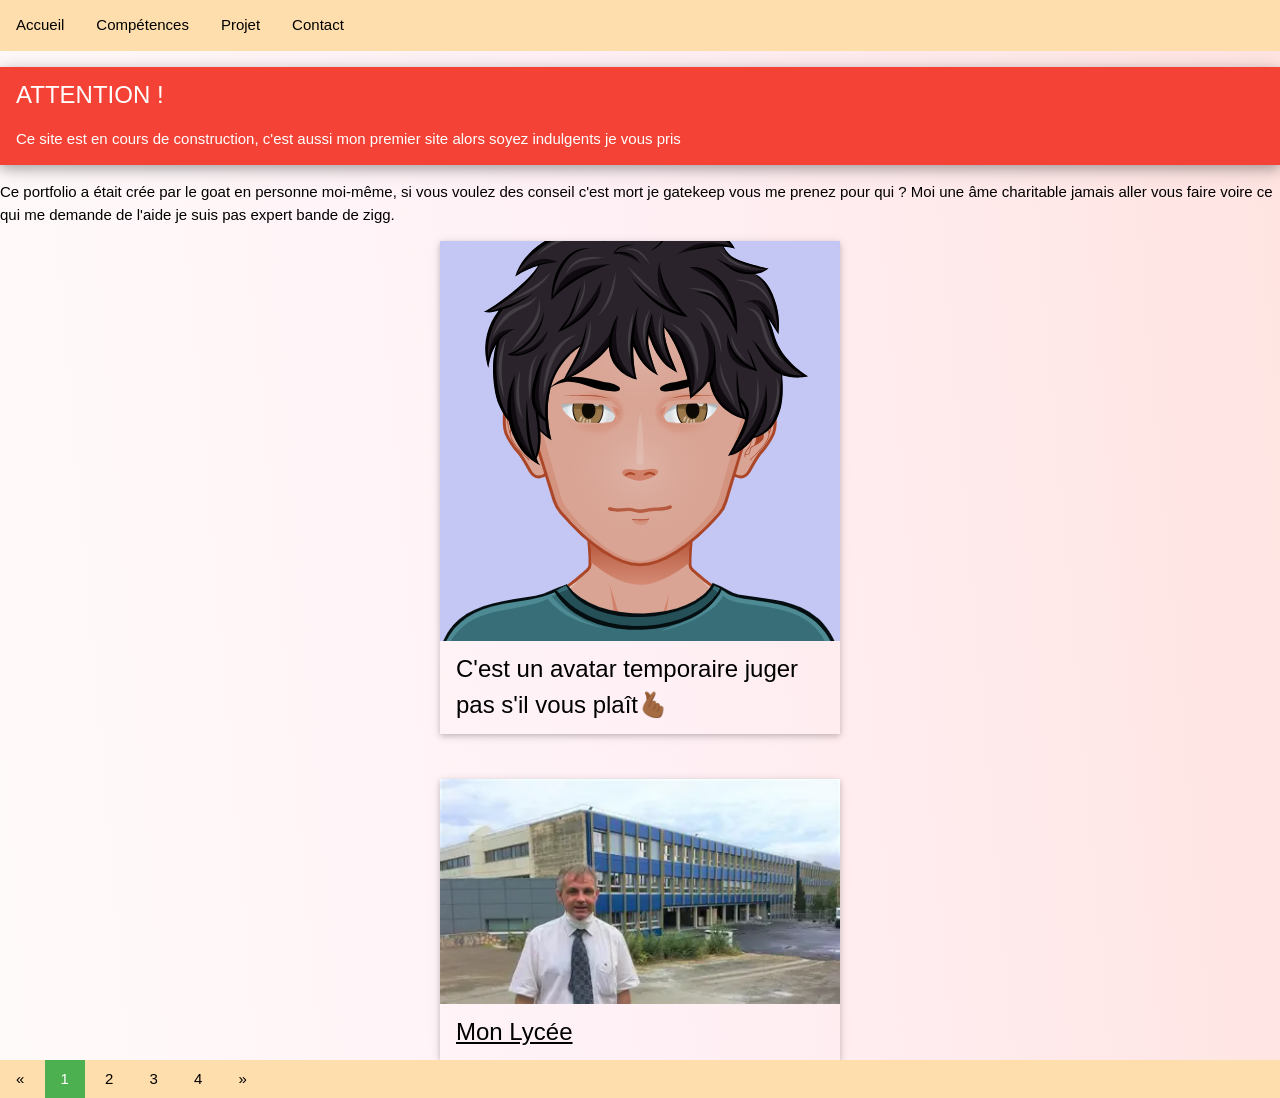
<file: index.html>
<!DOCTYPE html>
<html>
<head>
  <title>Acceuil</title>
  <meta charset="UTF-8">
  <link rel="icon" type="image/x-icon" href="OIG3.8V2gwgO.5CE_E88.jpg">
  <meta name="viewport" content="width=device-width, initial-scale=1">
  <link rel="stylesheet" href="https://www.w3schools.com/w3css/4/w3.css">
   <link rel="stylesheet" href="a moiii.css">
</head>
<body>
<ul>
  <li><a href="index.html">Accueil</a></li>
  <li><a href="index (2).html">Compétences</a></li>
  <li><a href="index (3).html">Projet</a></li>
  <li><a href="index (4).html">Contact</a></li>
</ul>
<div class="w3-panel w3-red w3-card-4">
  <h3>ATTENTION !</h3>
  <p>Ce site est en cours de construction, c'est aussi mon premier site alors soyez indulgents je vous pris</p>
</div>
<p>Ce portfolio a était crée par le goat en personne moi-même, si vous voulez des conseil c'est mort je gatekeep vous me prenez pour qui ? Moi une âme charitable jamais aller vous faire voire ce qui me demande de l'aide je suis pas expert bande de zigg. </p>
<div class="w3-card" style="width:400px;max-width:100%">
  <img src="avatar-1790788876754.png"  style="width:100%" class="photo">
  <div class="w3-container">
    <h3>C'est un avatar temporaire juger pas s'il vous plaît🫰🏾</h3>
  </div>
</div>
</br></br>



<div class="w3-card" style="width:400px;max-width:100%">
  <img src="télécharger.webp" style="width:100%" class="photo">
  <div class="w3-container">
    <h3><a href="https://jean-moulin-beziers.mon-ent-occitanie.fr">Mon Lycée</a></h3>
  </div>
</div>



<ul>
<div class="w3-bar">
  <a href="index (4).html" class="w3-button">&laquo;</a>
  <a href="index.html" class="w3-button w3-green">1</a>
  <a href="index (2).html" class="w3-button">2</a>
  <a href="index (3).html" class="w3-button">3</a>
  <a href="index (4).html" class="w3-button">4</a>
  <a href="index (2).html" class="w3-button">&raquo;</a>
</div>
</ul>
</body>
</html>
</file>
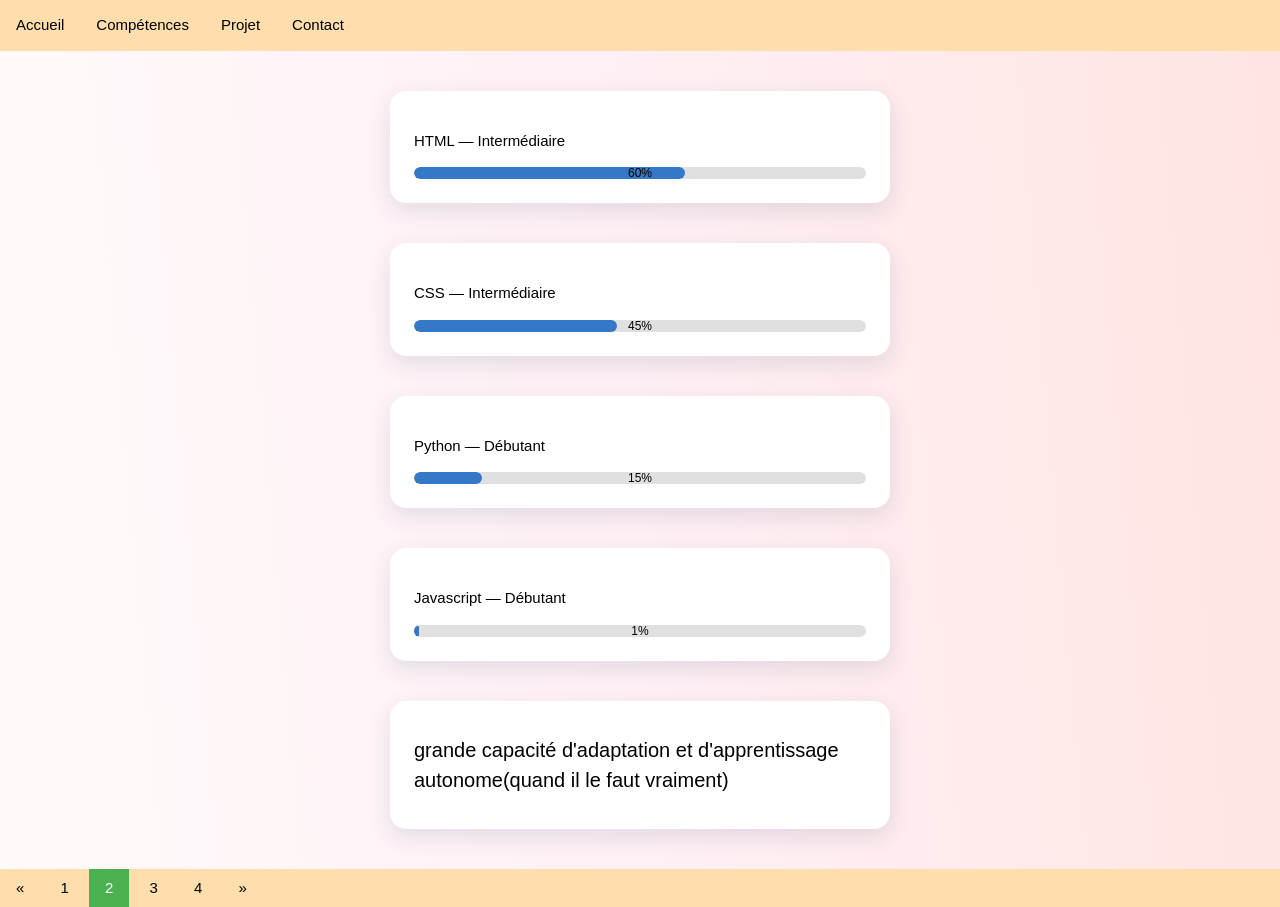
<file: index (2).html>
<!DOCTYPE html>
<html>
<head>
  <title>Compétence</title>
  <meta charset="UTF-8">
  <link rel="icon" type="image/x-icon" href="OIG3.8V2gwgO.5CE_E88.jpg">
  <meta name="viewport" content="width=device-width, initial-scale=1">
  <link rel="stylesheet" href="https://www.w3schools.com/w3css/4/w3.css">
     <link rel="stylesheet" href="a moiii.css">
</head>
<body>
<ul>
  <li><a href="index.html">Accueil</a></li>
  <li><a href="index (2).html">Compétences</a></li>
  <li><a href="index (3).html">Projet</a></li>
  <li><a href="index (4).html">Contact</a></li>
</ul>
<div class="competence">
  <p>HTML — Intermédiaire</p>
  <div class="barre" role="progressbar" aria-label="Niveau en HTML"
       aria-valuemin="0" aria-valuemax="100" aria-valuenow="60">
    <div class="niveau niveau-html"></div>
    <span class="pourcentage">60%</span>
  </div>
</div>
<div class="competence">
  <p>CSS — Intermédiaire</p>
  <div class="barre" role="progressbar" aria-label="Niveau en CSS"
       aria-valuemin="0" aria-valuemax="100" aria-valuenow="45">
    <div class="niveau niveau-css"></div>
    <span class="pourcentage">45%</span>
  </div>
</div>
<div class="competence">
  <p>Python — Débutant</p>
  <div class="barre" role="progressbar" aria-label="Niveau en Python"
       aria-valuemin="0" aria-valuemax="100" aria-valuenow="15">
    <div class="niveau niveau-python"></div>
    <span class="pourcentage">15%</span>
  </div>
</div>
<div class="competence">
  <p>Javascript — Débutant</p>
  <div class="barre" role="progressbar" aria-label="Niveau en javascript"
       aria-valuemin="0" aria-valuemax="100" aria-valuenow="1">
    <div class="niveau niveau-javascript"></div>
    <span class="pourcentage">1%</span>
  </div>
</div>
<div class="competence">
  <h4>grande capacité d'adaptation et d'apprentissage<br>autonome(quand il le faut vraiment)</h4>
</div>


<ul>
<div class="w3-bar">
  <a href="index.html" class="w3-button">&laquo;</a>
  <a href="index.html" class="w3-button ">1</a>
  <a href="index (2).html" class="w3-button w3-green">2</a>
  <a href="index (3).html" class="w3-button">3</a>
  <a href="index (4).html" class="w3-button">4</a>
  <a href="index (3).html" class="w3-button">&raquo;</a>
</div>
</ul>
</body>
</html>
</file>
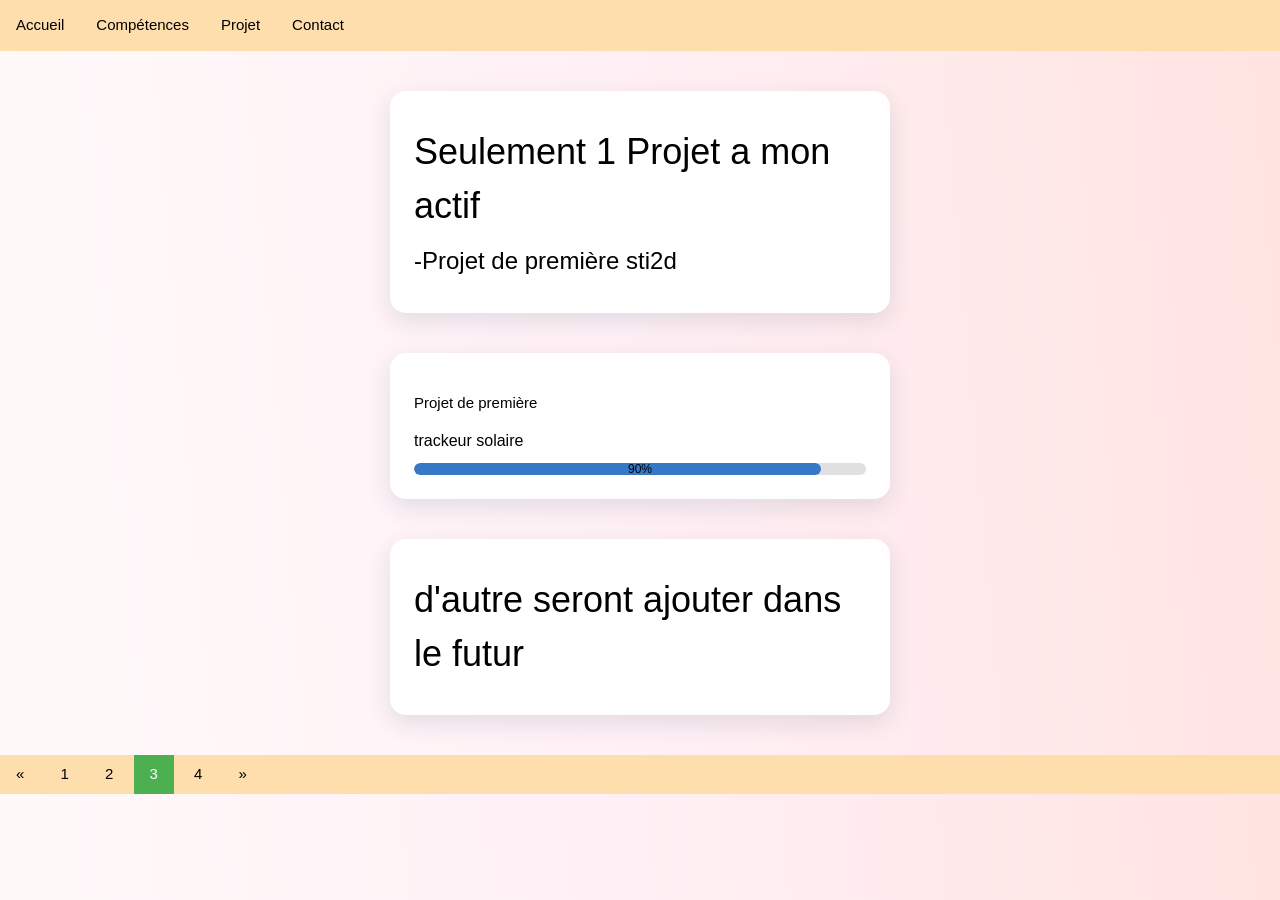
<file: index (3).html>
<!DOCTYPE html>
<html>
<head>
  <title>Projet</title>
  <meta charset="UTF-8">
  <link rel="icon" type="image/x-icon" href="OIG3.8V2gwgO.5CE_E88.jpg">
  <meta name="viewport" content="width=device-width, initial-scale=1">
  <link rel="stylesheet" href="https://www.w3schools.com/w3css/4/w3.css">
  <link rel="stylesheet" href="a moiii.css">
</head>
<body>
<ul>
  <li><a href="index.html">Accueil</a></li>
  <li><a href="index (2).html">Compétences</a></li>
  <li><a href="index (3).html">Projet</a></li>
  <li><a href="index (4).html">Contact</a></li>
</ul>
<div class="competence">
  <h1>Seulement 1 Projet a mon actif</h1>
 <h3> -Projet de première sti2d </h3>
</div>
<div class="competence">
  <p>Projet de première</p>
  <h6>trackeur solaire</h6>
  <div class="barre" role="progressbar" aria-label="Niveau en javascript"
       aria-valuemin="0" aria-valuemax="100" aria-valuenow="90">
    <div class="niveau projet-de-premiere"></div>
    <span class="pourcentage">90%</span>
  </div>
</div>
<div class="competence">
  <h1>d'autre seront ajouter dans le futur</h1>
</div>




<ul>
<div class="w3-bar">
  <a href="index (2).html" class="w3-button">&laquo;</a>
  <a href="index.html" class="w3-button">1</a>
  <a href="index (2).html" class="w3-button">2</a>
  <a href="index (3).html" class="w3-button w3-green">3</a>
  <a href="index (4).html" class="w3-button">4</a>
  <a href="index (4).html" class="w3-button">&raquo;</a>
</div>
</ul>
</body>
</html>
</file>
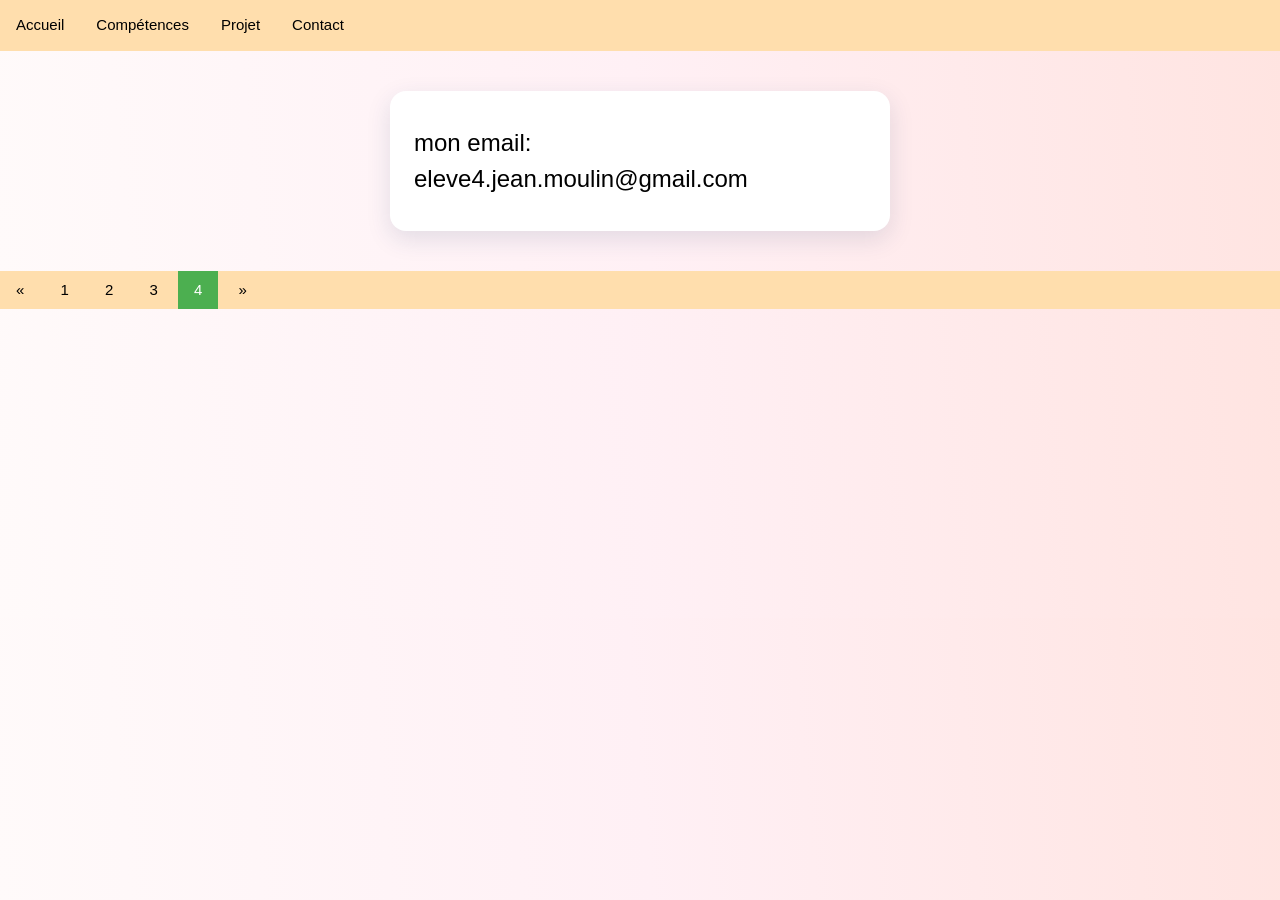
<file: index (4).html>
<!DOCTYPE html>
<html>
<head>
  <title>Contact</title>
  <meta charset="UTF-8">
  <link rel="icon" type="image/x-icon" href="OIG3.8V2gwgO.5CE_E88.jpg">
  <meta name="viewport" content="width=device-width, initial-scale=1">
  <link rel="stylesheet" href="https://www.w3schools.com/w3css/4/w3.css">
     <link rel="stylesheet" href="a moiii.css">
</head>
<body>
<ul>
  <li><a href="index.html">Accueil</a></li>
  <li><a href="index (2).html">Compétences</a></li>
  <li><a href="index (3).html">Projet</a></li>
  <li><a href="index (4).html">Contact</a></li>
</ul>
<div class="competence">
  <h3>mon email: eleve4.jean.moulin@gmail.com</h3>
</div>


<ul>
<div class="w3-bar">
  <a href="index (3).html" class="w3-button">&laquo;</a>
  <a href="index.html" class="w3-button ">1</a>
  <a href="index (2).html" class="w3-button">2</a>
  <a href="index (3).html" class="w3-button">3</a>
  <a href="index (4).html" class="w3-button w3-green">4</a>
  <a href="index.html" class="w3-button ">&raquo;</a>
</div>
</ul>
</body>
</html>
</file>
<file: a moiii.css>
body {
    background: linear-gradient(
        -95deg,
        #FFE4E1,
        #FFF0F5,
        #FFFAFA
    );

}
.w3-card {
    margin-left: auto;
    margin-right: auto;
}

.centre {
    text-align: center;
}
body {
    animation: apparition 0.5s cubic-bezier(0.22, 1, 0.36, 1);
}
.competence {
  max-width: 500px;
  margin: 40px auto;
  padding: 24px;
  background: white;
  border-radius: 16px;
  box-shadow: 0 8px 24px #173b6820;
}
.barre {
  height: 12px;
  background-color: #e0e0e0;
  border-radius: 10px;
  overflow: hidden;
}

.niveau {
  height: 100%;
  border-radius: 10px;
}

.niveau-html {
  width: 60%;
  background-color: #3678c8;
}
.niveau-css {
  width: 45%;
  background-color: #3678c8;
}
.niveau-python {
  width: 15%;
  background-color: #3678c8;
}
.niveau-javascript {
  width: 1%;
  background-color: #3678c8;
}
.projet-de-premiere {
  width: 90%;
  background-color: #3678c8;
}
.barre {
  position: relative;
}

.pourcentage {
  position: absolute;
  inset: 0;
  display: flex;
  align-items: center;
  justify-content: center;
  z-index: 1;
  font-size: 12px;
}



@keyframes apparition {
    from {
        opacity: 0;
        transform: translateY(20px);
    }

    to {
        opacity: 1;
        transform: translateY(0);
    }
}
ul {
  list-style-type: none;
  margin: 0;
  padding: 0;
  overflow: hidden;
  background-color: #FFDEAD
}

ul li {
  float: left;
}

ul li a {
  display: block;
  color: black;
  text-align: center;
  padding: 14px 16px;
  text-decoration: none;

}

ul li a:hover {
  background-color: grey;
}
</file>
